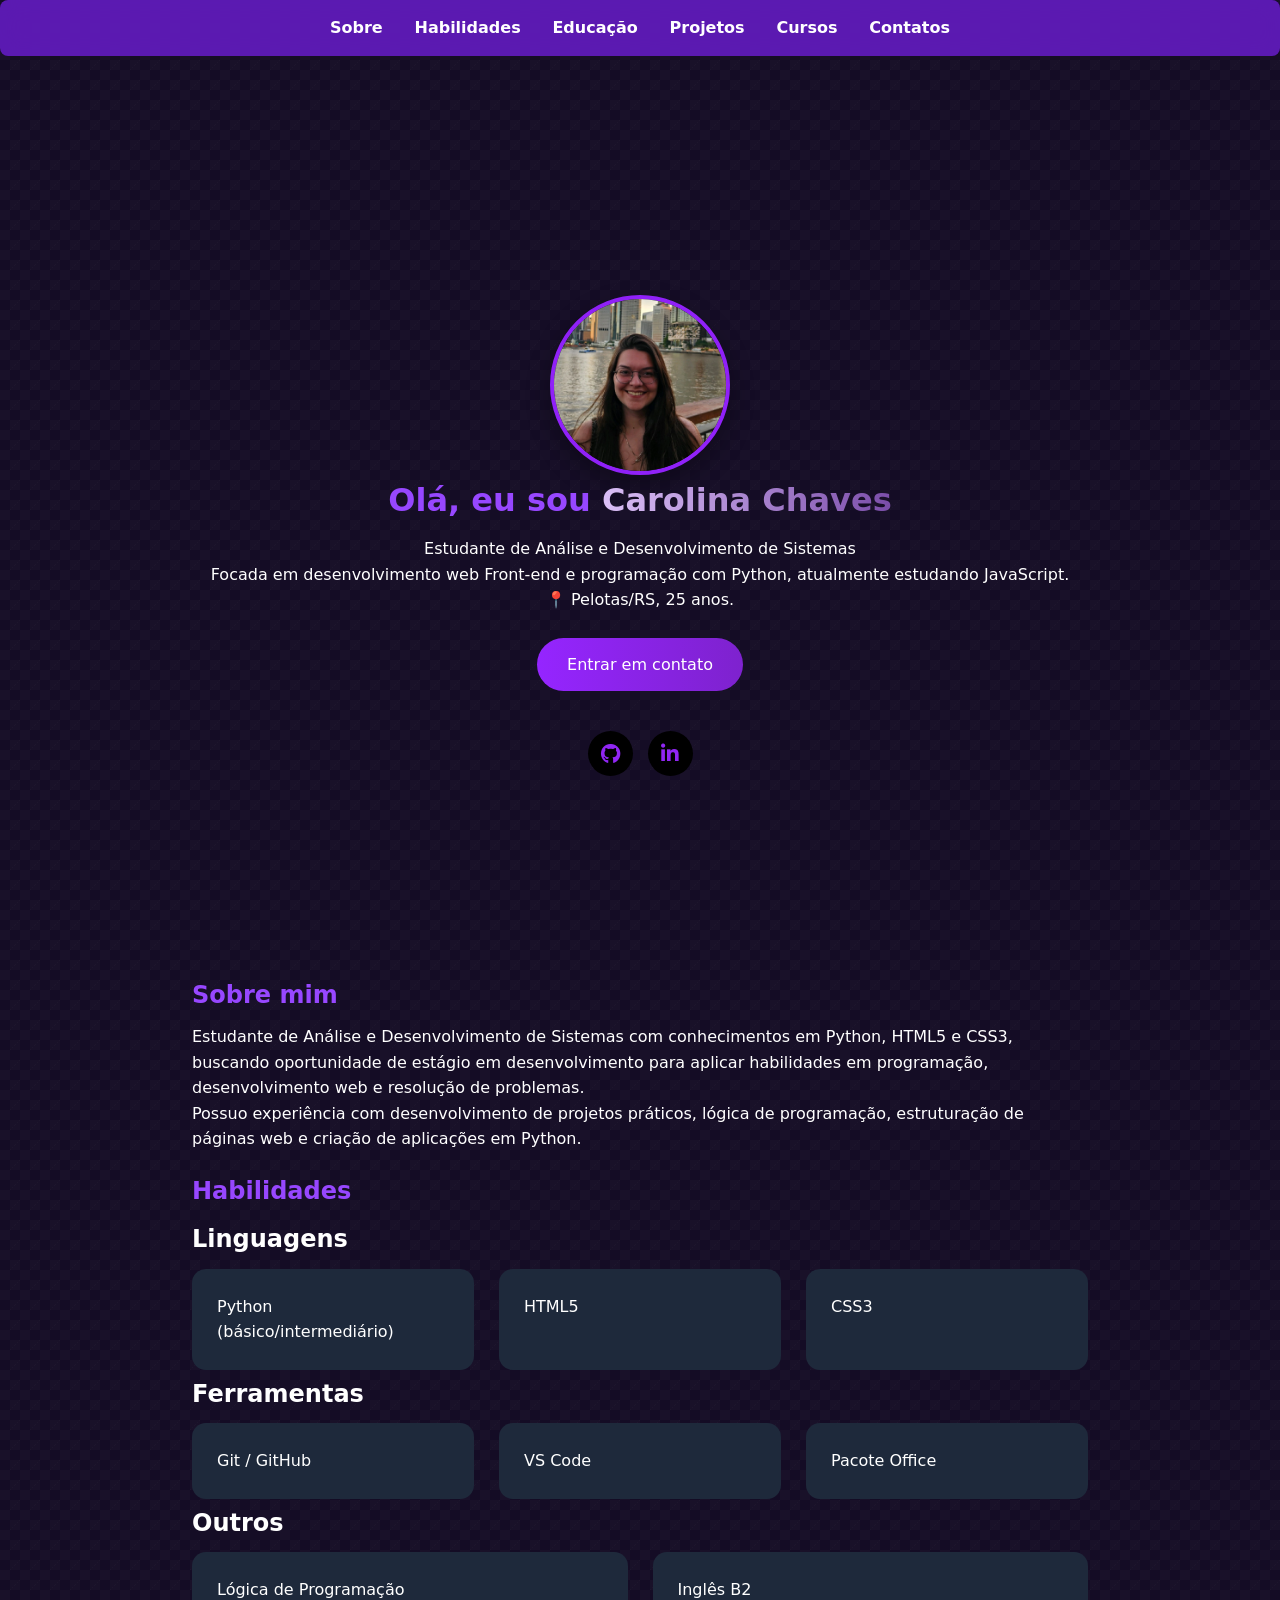
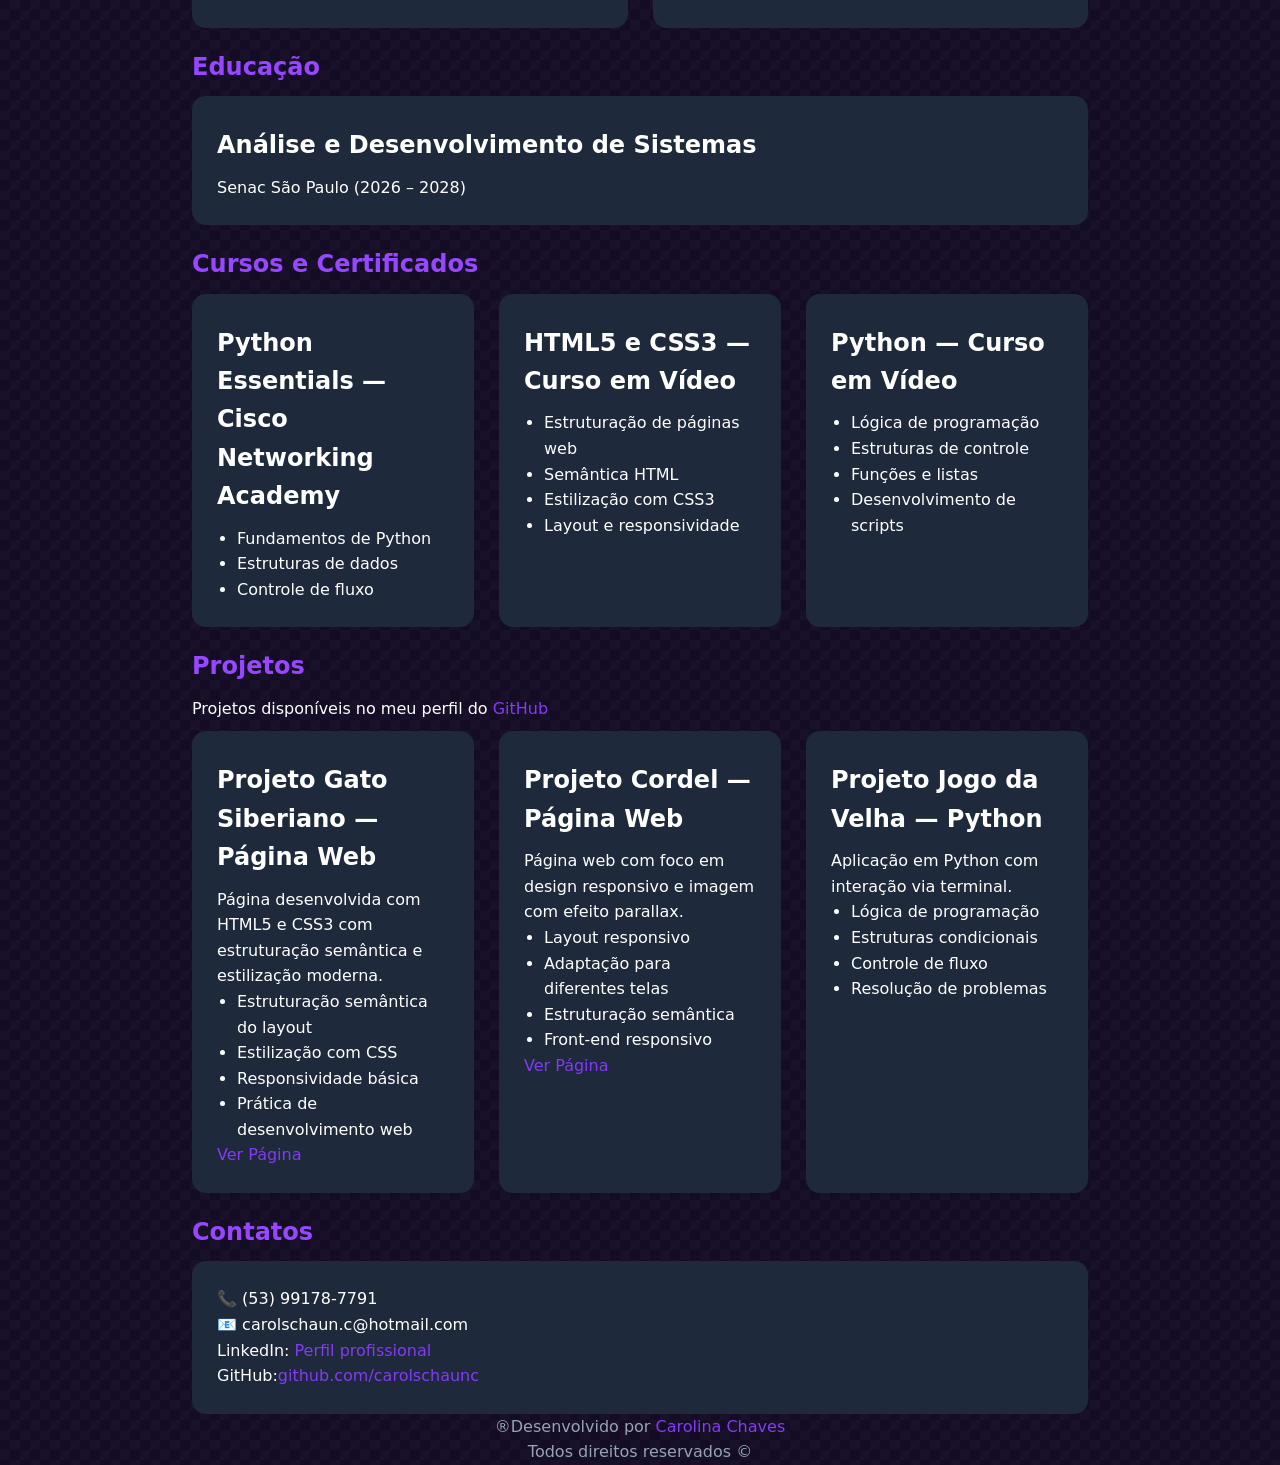
<file: index.html>
<!DOCTYPE html>
<html lang="pt-br">
<head>
              <meta charset="UTF-8">
              <meta name="viewport" content="width=device-width, initial-scale=1.0">
              <link rel="stylesheet" href="estilo.css">
              <link rel="stylesheet" href="https://cdnjs.cloudflare.com/ajax/libs/font-awesome/6.5.0/css/all.min.css">
</head>

<body>
  <header>
  </header>

    <nav>
      <a href="#Sobre">Sobre</a>
      <a href="#Habilidades">Habilidades</a>
      <a href="#Educação">Educação</a>
      <a href="#Projetos">Projetos</a>
      <a href="#Cursos">Cursos</a>
      <a href="#Contatos">Contatos</a> 
    </nav>
  
  <section class="hero">
    <div class="perfil">
      <img src="imagens/perfil.png" alt="Foto de perfil de Carolina Chaves">
    </div>
      <h1>Olá, eu sou <span>Carolina Chaves</span></h1>     
        <p>
          Estudante de Análise e Desenvolvimento de Sistemas
        </p>
        <p>
          Focada em desenvolvimento web Front-end e programação com Python, atualmente estudando JavaScript.
        </p>
        <p>
          📍 Pelotas/RS, 25 anos.
        </p>
                             
      <a href="https://wa.me/555391787791" target="_blank" class="btn-contato">Entrar em contato</a>

    <div class="social-icons">
      <a href="https://github.com/carolschaunc" target="_blank" class="icon">
        <i class="fab fa-github"></i> </a>
      <a href="https://www.linkedin.com/in/carolina-chaves-a1057b3b3/" target="_blank" class="icon">
        <i class="fab fa-linkedin-in"></i> </a>
    </div>
  </section>

  <section id="Sobre">
    <h1>Sobre mim</h1>
      <p>
        Estudante de Análise e Desenvolvimento de Sistemas com conhecimentos em Python, HTML5 e CSS3,
        buscando oportunidade de estágio em desenvolvimento para aplicar habilidades em programação,
        desenvolvimento web e resolução de problemas. 
      </p>
      <p>
        Possuo experiência com desenvolvimento de projetos práticos, lógica de programação,
        estruturação de páginas web e criação de aplicações em Python.
      </p>
  </section>

  <section id="Habilidades">

    <h1>Habilidades</h1>

      <h2>Linguagens</h2>
        <div class="grid">
          <div class="card">Python (básico/intermediário)</div>
          <div class="card">HTML5</div>
          <div class="card">CSS3</div>
        </div>

      <h2>Ferramentas</h2>
        <div class="grid">
          <div class="card">Git / GitHub</div>
          <div class="card">VS Code</div>
          <div class="card">Pacote Office</div>
        </div>

      <h2>Outros</h2>
        <div class="grid">
          <div class="card">Lógica de Programação</div>
          <div class="card">Inglês B2</div>
        </div>
  </section>

  <section id="Educação">
    <h1>Educação</h1>
      <div class="card">
        <h2>Análise e Desenvolvimento de Sistemas</h2>
          <p>
            Senac São Paulo (2026 – 2028)
          </p>

  </section>

  <section id="Cursos">
    <h1>Cursos e Certificados</h1>
      <div class="grid">
        <div class="card">
          <h2>Python Essentials — Cisco Networking Academy</h2>
            <ul>
              <li>Fundamentos de Python</li>
              <li>Estruturas de dados</li>
              <li>Controle de fluxo</li>
            </ul>
        </div>

        <div class="card">
          <h2>HTML5 e CSS3 — Curso em Vídeo</h2>
            <ul>
              <li>Estruturação de páginas web</li>
              <li>Semântica HTML</li>
              <li>Estilização com CSS3</li>
              <li>Layout e responsividade</li>
            </ul>
        </div>

        <div class="card">
          <h2>Python — Curso em Vídeo</h2>
            <ul>
              <li>Lógica de programação</li>
              <li>Estruturas de controle</li>
              <li>Funções e listas</li>
              <li>Desenvolvimento de scripts</li>
            </ul>
        </div>
  </section>

  <section id="Projetos">
    <h1>Projetos</h1>
      <p>Projetos disponíveis no meu perfil do <a href="https://github.com/carolschaunc" target="_blank">GitHub</a></p>

      <div class="grid">
        <div class="card">
          <h2>Projeto Gato Siberiano — Página Web</h2>
            <p>Página desenvolvida com HTML5 e CSS3 com estruturação semântica e estilização moderna.</p>
              <ul>
                <li>Estruturação semântica do layout</li>
                <li>Estilização com CSS</li>
                <li>Responsividade básica</li>
                <li>Prática de desenvolvimento web</li>
              </ul>
                <a href="https://carolschaunc.github.io/Projeto-gato-siberiano/" target="_blank" class="btn pagina"> Ver Página </a>
        </div>

        <div class="card">
          <h2>Projeto Cordel — Página Web</h2>
            <p>Página web com foco em design responsivo e imagem com efeito parallax.</p>
              <ul>
                <li>Layout responsivo</li>
                <li>Adaptação para diferentes telas</li>
                <li>Estruturação semântica</li>
                <li>Front-end responsivo</li>
              </ul>
                <a href="https://carolschaunc.github.io/Projeto-cordel/" target="_blank" class="btn pagina"> Ver Página</a>
        </div>

        <div class="card">
          <h2>Projeto Jogo da Velha — Python</h2>
            <p>Aplicação em Python com interação via terminal.</p>
              <ul>
                <li>Lógica de programação</li>
                <li>Estruturas condicionais</li>
                <li>Controle de fluxo</li>
                <li>Resolução de problemas</li>
              </ul>
        </div>
  </section>

  <section id="Contatos">
    <h1>Contatos</h1>
      <div class="card">
        <p>📞 (53) 99178-7791</p>
        <p>📧 carolschaun.c@hotmail.com</p>
        <p>LinkedIn:<a href="https://www.linkedin.com/in/carolina-chaves-a1057b3b3/" target="_blank">
        Perfil profissional </a></p>
        <p>GitHub:<a href="https://github.com/carolschaunc" target="_blank">github.com/carolschaunc </a></p>
      </div>

  <footer class="footer">
    <p>®Desenvolvido por <a href="https://www.linkedin.com/in/carolinaschaves/" target="_blank">Carolina Chaves</a></p> <p>Todos direitos reservados ©</p>
  </footer>

</body>
</html>
</file>
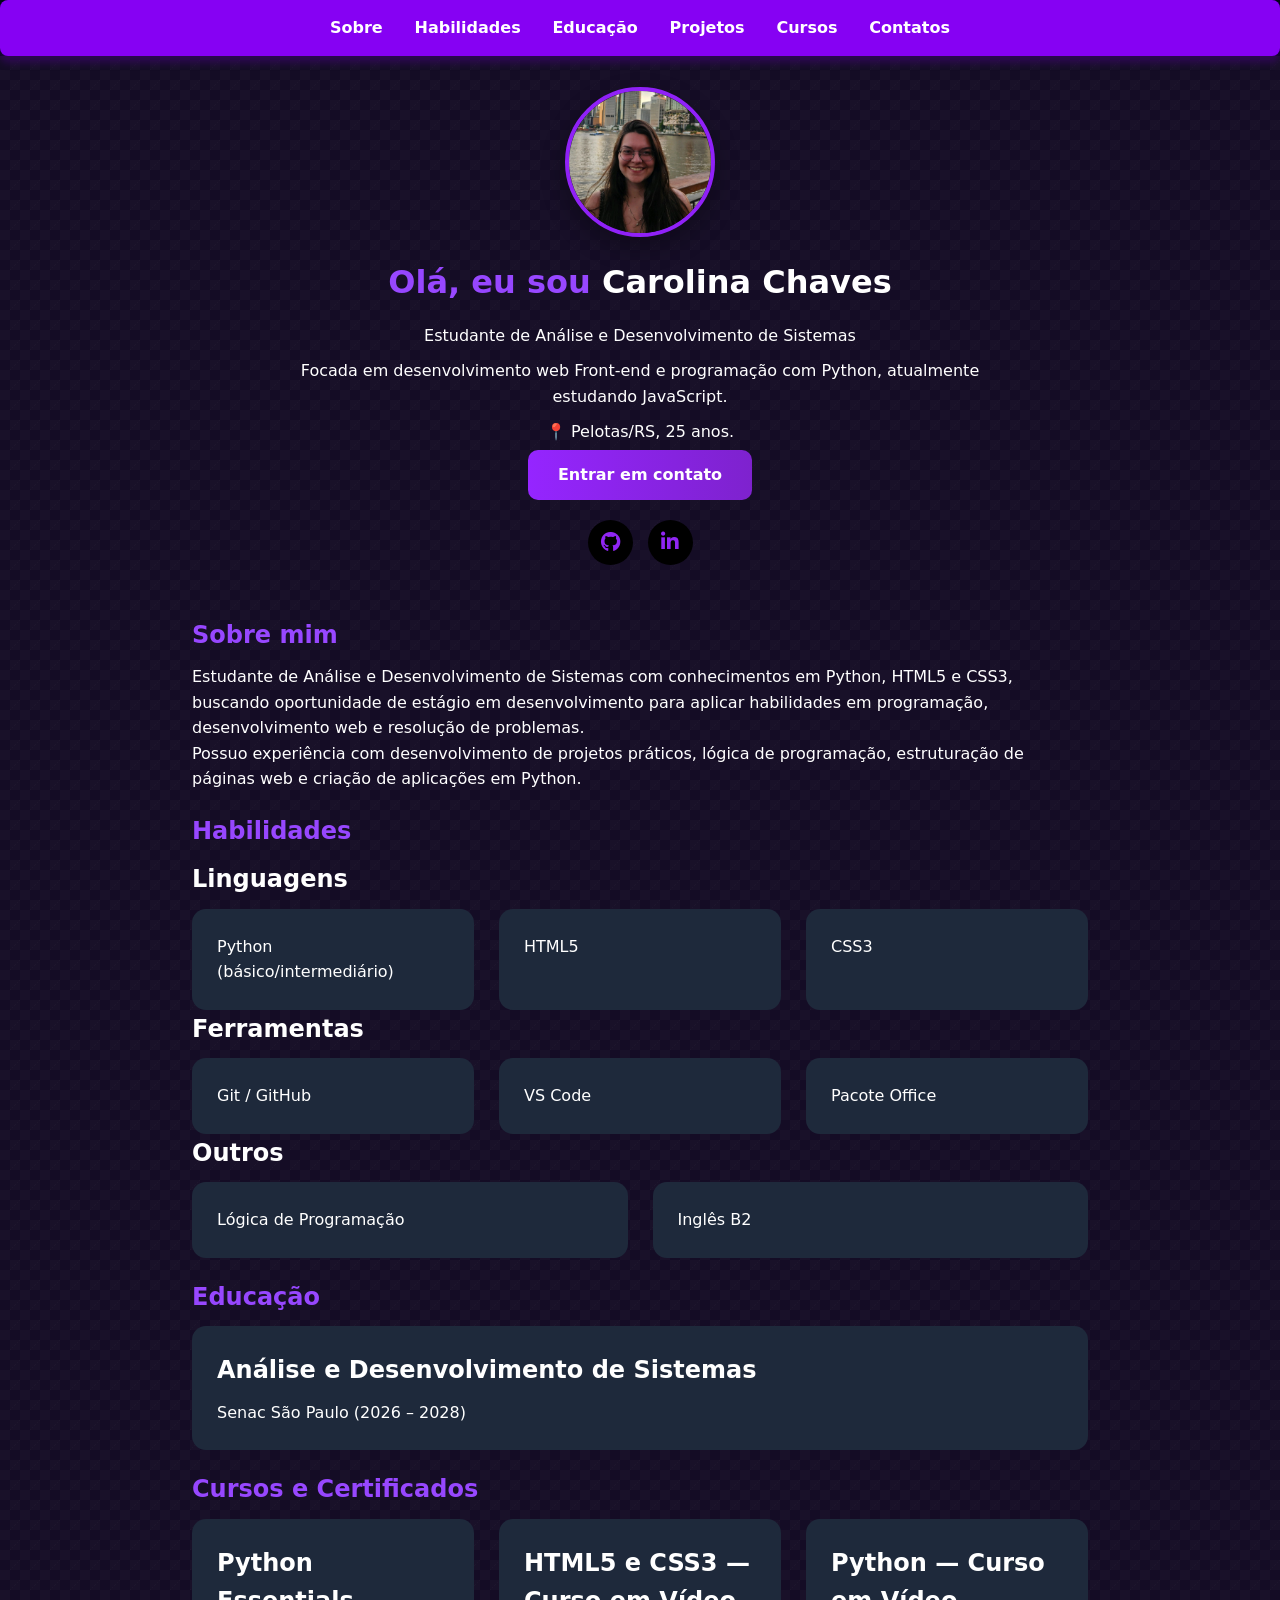
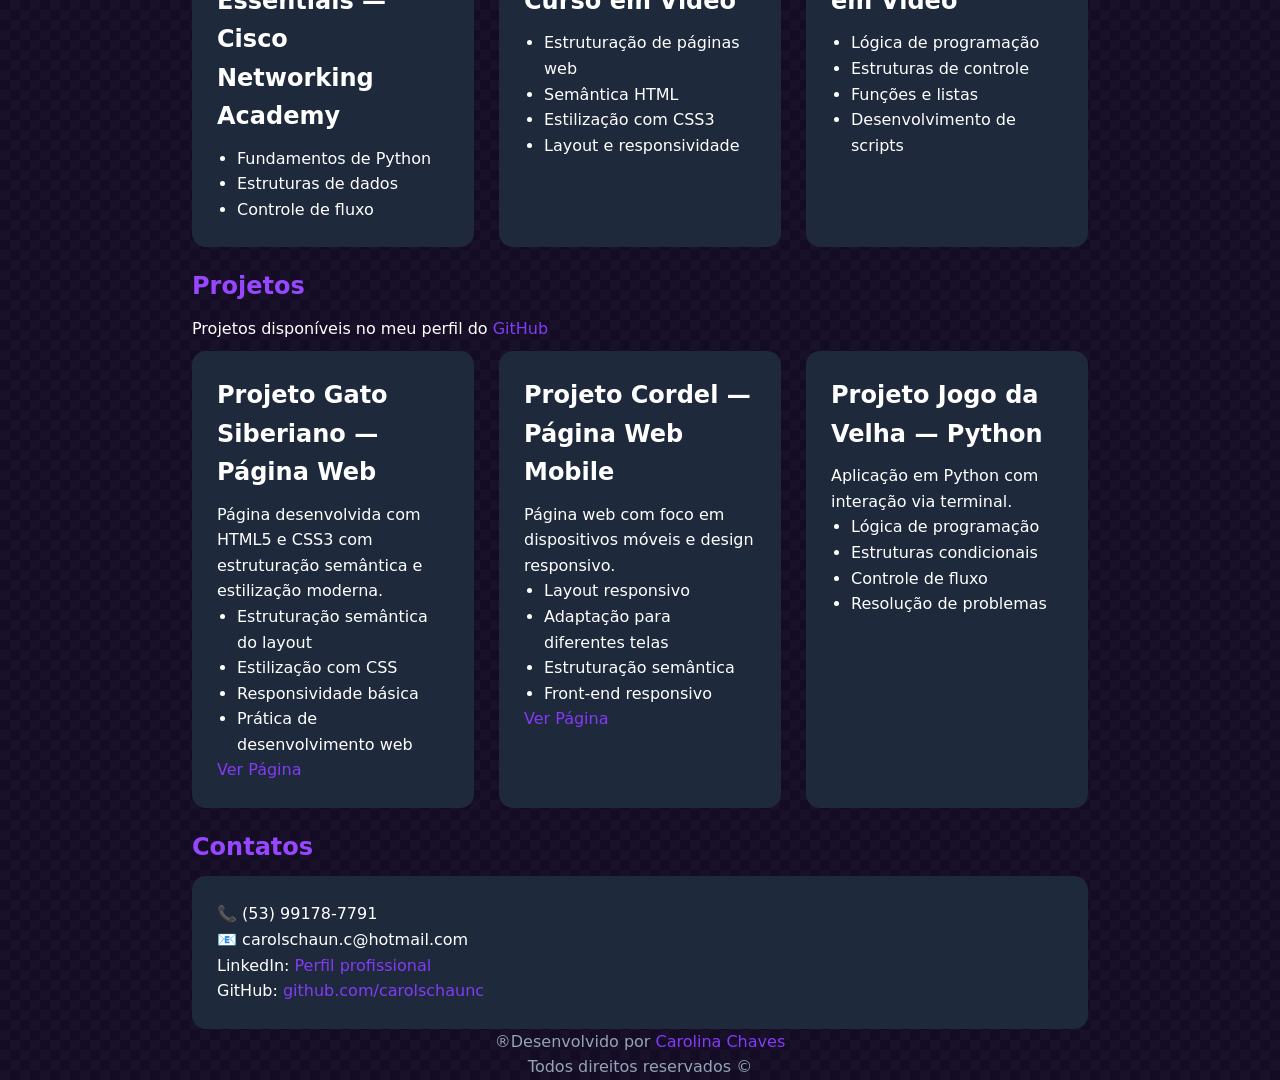
<file: curriculo.html>
<!DOCTYPE html>
<html lang="pt-br">
<head>
              <meta charset="UTF-8">
              <meta name="viewport" content="width=device-width, initial-scale=1.0">
              <link rel="stylesheet" href="style.css">
              <link rel="stylesheet" href="https://cdnjs.cloudflare.com/ajax/libs/font-awesome/6.5.0/css/all.min.css">
</head>
<body>

<header>

 <nav>
              <a href="#Sobre">Sobre</a>
              <a href="#Habilidades">Habilidades</a>
              <a href="#Educação">Educação</a>
              <a href="#Projetos">Projetos</a>
              <a href="#Cursos">Cursos</a>
              <a href="#Contatos">Contatos</a> 

</nav>
</header>

<section class="hero">
<div class="perfil">
              <img src="imagens/perfil.png" alt="Foto de perfil de Carolina Chaves">
</div>
              <h1>Olá, eu sou <span>Carolina Chaves</span></h1>
              <p>Estudante de Análise e Desenvolvimento de Sistemas</p>
              <p>Focada em desenvolvimento web Front-end e programação com Python, atualmente estudando JavaScript.</p>
              <p>📍 Pelotas/RS, 25 anos.</p>
                            
              <a href="https://wa.me/555391787791" target="_blank" class="btn-contato">Entrar em contato</a>

<div class="social-icons">
              <a href="https://github.com/carolschaunc" target="_blank" class="icon">
              <i class="fab fa-github"></i> </a>
              <a href="https://www.linkedin.com/in/carolina-chaves-a1057b3b3/" target="_blank" class="icon">
              <i class="fab fa-linkedin-in"></i>
  </a>
</div>

</section>


<section id="Sobre">
              <h1>Sobre mim</h1>

              <p>
              Estudante de Análise e Desenvolvimento de Sistemas com conhecimentos em Python, HTML5 e CSS3,
              buscando oportunidade de estágio em desenvolvimento para aplicar habilidades em programação,
              desenvolvimento web e resolução de problemas.
              </p>

              <p>
              Possuo experiência com desenvolvimento de projetos práticos, lógica de programação,
              estruturação de páginas web e criação de aplicações em Python.
              </p>
</section>

<section id="Habilidades">
<h1>Habilidades</h1>

              <h2>Linguagens</h2>
              <div class="grid">
              <div class="card">Python (básico/intermediário)</div>
              <div class="card">HTML5</div>
              <div class="card">CSS3</div>
</div>

              <h2>Ferramentas</h2>
              <div class="grid">
              <div class="card">Git / GitHub</div>
              <div class="card">VS Code</div>
              <div class="card">Pacote Office</div>
</div>

              <h2>Outros</h2>
              <div class="grid">
              <div class="card">Lógica de Programação</div>
              <div class="card">Inglês B2</div>
</div>
</section>

<section id="Educação">
              <h1>Educação</h1>
<div class="card">
              <h2>Análise e Desenvolvimento de Sistemas</h2>
              <p>Senac São Paulo (2026 – 2028)</p>

</section>

<section id="Cursos">
              <h1>Cursos e Certificados</h1>

<div class="grid">

<div class="card">
              <h2>Python Essentials — Cisco Networking Academy</h2>
              <ul>
              <li>Fundamentos de Python</li>
              <li>Estruturas de dados</li>
              <li>Controle de fluxo</li>
              </ul>
</div>

<div class="card">
              <h2>HTML5 e CSS3 — Curso em Vídeo</h2>
              <ul>
              <li>Estruturação de páginas web</li>
              <li>Semântica HTML</li>
              <li>Estilização com CSS3</li>
              <li>Layout e responsividade</li>
              </ul>
</div>

<div class="card">
              <h2>Python — Curso em Vídeo</h2>
              <ul>
              <li>Lógica de programação</li>
              <li>Estruturas de controle</li>
              <li>Funções e listas</li>
              <li>Desenvolvimento de scripts</li>
              </ul>
</div>
</section>

<section id="Projetos">
              <h1>Projetos</h1>
              <p>Projetos disponíveis no meu perfil do <a href="https://github.com/carolschaunc" target="_blank">GitHub</a></p>

<div class="grid">
<div class="card">
              <h2>Projeto Gato Siberiano — Página Web</h2>
              <p>Página desenvolvida com HTML5 e CSS3 com estruturação semântica e estilização moderna.</p>
              <ul>
              <li>Estruturação semântica do layout</li>
              <li>Estilização com CSS</li>
              <li>Responsividade básica</li>
              <li>Prática de desenvolvimento web</li>
              </ul>
              
              <a href="https://carolschaunc.github.io/Projeto-gato-siberiano/" target="_blank" class="btn pagina"> Ver Página </a>
</div>

<div class="card">
              <h2>Projeto Cordel — Página Web Mobile</h2>
              <p>Página web com foco em dispositivos móveis e design responsivo.</p>
              <ul>
              <li>Layout responsivo</li>
              <li>Adaptação para diferentes telas</li>
              <li>Estruturação semântica</li>
              <li>Front-end responsivo</li>
              </ul>
                <a href="https://carolschaunc.github.io/Projeto-cordel/" target="_blank" class="btn pagina"> Ver Página</a>
  </div>

<div class="card">
              <h2>Projeto Jogo da Velha — Python</h2>
              <p>Aplicação em Python com interação via terminal.</p>
              <ul>
              <li>Lógica de programação</li>
              <li>Estruturas condicionais</li>
              <li>Controle de fluxo</li>
              <li>Resolução de problemas</li>
              </ul>
</div>
</section>

<section id="Contatos">

              <h1>Contatos</h1>
<div class="card">
              <p>📞 (53) 99178-7791</p>
              <p>📧 carolschaun.c@hotmail.com</p>

              <p>
              LinkedIn:
              <a href="https://www.linkedin.com/in/carolina-chaves-a1057b3b3/" target="_blank">
              Perfil profissional </a>
              </p>

              <p>
              GitHub:
              <a href="https://github.com/carolschaunc" target="_blank">
              github.com/carolschaunc </a>
              </p>
</div>


<footer class="footer">
  <p>®Desenvolvido por 
    <a href="https://www.linkedin.com/in/carolinaschaves/" target="_blank">Carolina Chaves</a></p>
  <p>Todos direitos reservados ©</p>
</footer>

</body>
</html>
</file>
<file: estilo.css>
@charset "UTF-8";

/*GERAL*/
*{
  margin:0;
  padding:0;
  box-sizing:border-box;
}

/* BODY */
body{
  font-family: system-ui, -apple-system, sans-serif;
  color:#ffffff;
  line-height:1.6;
  margin: 0;
  background-color: #140c25; 
  background-image:
    linear-gradient(45deg, rgba(255,255,255,0.02) 25%, transparent 25%),
    linear-gradient(-45deg, rgba(255,255,255,0.02) 25%, transparent 25%),
    linear-gradient(45deg, transparent 75%, rgba(255,255,255,0.02) 75%),
    linear-gradient(-45deg, transparent 75%, rgba(255,255,255,0.02) 75%);
  background-size: 20px 20px; 
  background-position: 0 0, 0 10px, 10px -10px, -10px 0px;
  color: white;
}

/* HEADER */
header{
  position: fixed;
  width: 100%;
  top: 0;
  left: 0;
  width: 100%;
  z-index: 1000;
}


/* NAV*/
nav{
  background: rgba(117, 31, 230, 0.726);
  backdrop-filter: blur(12px);
  border:none;
  color:white;
  border-radius:8px;
  cursor:pointer;
  top: 0px;
  width:100%;
  padding:5px 25%;
  display:flex;
  justify-content:space-between;
  align-items:center;
  z-index:1000;
}

nav a{
  text-decoration: none;
  padding: 10px;
  color: rgb(255, 255, 255); 
  font-weight: bolder;
  border-radius: 5px;
  transition-duration: 1s;
}

nav a:hover{
  color:rgb(96, 4, 172);
  background-color: #ffffff;
}

/* HERO */
.hero{
   min-height: 100vh;
  display: flex;
  flex-direction: column;
  justify-content: center;
  align-items: center;
  text-align: center;
  padding: 120px 20px 60px 20px;
}

.hero h1{
  font-size:2rem;
}

.hero span{
  color:#ffffff;
}

h1 span {
  background: linear-gradient(90deg, #dbbff7, #bd77ff9a);
  -webkit-background-clip: text;
  -webkit-text-fill-color: transparent;
}

.hero p{
  color: #ffffff;
  font-size: 1rem;
}

/* FOTO PERFIL*/
.perfil {
  display: flex;
  justify-content: center;
}

.perfil img {
  width: 180px;
  height: 180px;
  border-radius: 50%; 
  object-fit: cover;  
  border: 4px solid #9021f8; 
  box-shadow: 0 10px 25px rgba(0, 0, 0, 0.3);
  transition: 0.3s;
}

.perfil img:hover {
  transform: scale(1.05);
}


/* botão contato */
.btn-contato {
  display: inline-block;
  padding: 14px 30px;
  background: linear-gradient(90deg, #9525ff, #7e22ce);
  color: white;
  border-radius: 50px;
  border: none;.
  text-decoration: none;
  font-weight: 500;
  transition: 0.3s;
   margin-top: 25px;
}

.btn-contato:hover {
  transform: scale(1.05);
}

/*  ICONES SOCIAIS */
.social-icons {
  display: flex;
  gap: 15px;
  justify-content: center;
  margin-top: 40px;
  margin-bottom: 10;
}

.icon {
  background: #000;
  color: #9026f3;
  width: 45px;
  height: 45px;
  border-radius: 50%;
  display: flex;
  align-items: center;
  justify-content: center;
  font-size: 20px;
  text-decoration: none;
  transition: 0.3s;
}

.icon:hover {
  background: #9729ff;
  color: white;
  transform: scale(1.1);
}


/* SEÇÃO */
section{
  padding:20px 15%;
  padding-bottom: 0%;
}

/* TITULOS */
h1,h2,h3{
  margin-bottom:10px;
}

h1{
  color: #9747ff;
}

h2{
  font-size:2rem;
  color:white;
}

/* GRID */
.grid{
  display:grid;
  grid-template-columns:repeat(auto-fit,minmax(250px,1fr));
  gap:25px;
  margin-top:10px;
}

/*  CARD */
.card{
  background:#1e293b;
  padding:25px;
  border-radius:14px;
  transition:.3s;
}

.card ul {
  padding-left: 20px; 
}

.card:hover{
  transform:translateY(-8px);
  box-shadow:0 0 15px #8003d3;
}

/* LINKS  */
a{
  color:#833bf6;
  text-decoration: none;
}

a:hover{
  opacity:.8;
}

/* SKILLS SUBTITULOS */
#Habilidades h2{
  margin-top:5px;
  color:#ffffff;
  font-size:1.5rem;
}

#Educação h2{
  margin-top:5px;
  color:#ffffff;
  font-size:1.5rem;
}

#Cursos h2{
  margin-top:5px;
  color:#ffffff;
  font-size:1.5rem;
}

#Projetos h2{
  margin-top:5px;
  color:#ffffff;
  font-size:1.5rem;
}

/* FOOTER  */
footer{
  text-align:center;
  padding:20px, 0;
  color:#94a3b8;
  width: 100%;
}

.footer a{
  text-decoration: none;
}

.footer a:hover {
  text-decoration:none;
}

/*  SCROLL SUAVE */
html{
  scroll-behavior:smooth;
}

/* RESPONSIVO */
@media(max-width:768px){

section{
  padding:60px 7%;
}

.hero h1{
  font-size:2rem;
}

nav{
  padding:15px 7%;}
}
</file>
<file: style.css>
@charset "UTF-8";

*{
margin:0;
padding:0;
box-sizing:border-box;
}

/* ===== BODY ===== */
body{
font-family: system-ui, -apple-system, sans-serif;
color:#ffffff;
line-height:1.6;
margin: 0;
background-color: #140c25; /* base roxa escura */
background-image:
    linear-gradient(45deg, rgba(255,255,255,0.02) 25%, transparent 25%),
    linear-gradient(-45deg, rgba(255,255,255,0.02) 25%, transparent 25%),
    linear-gradient(45deg, transparent 75%, rgba(255,255,255,0.02) 75%),
    linear-gradient(-45deg, transparent 75%, rgba(255,255,255,0.02) 75%);

background-size: 20px 20px; /* menor que antes */
background-position: 0 0, 0 10px, 10px -10px, -10px 0px;
color: white;
}


header{
  padding:0px;
  background:#020617;
  text-align: center;
}


/* ===== NAVBAR ===== */
nav{
  background:#8601f3;
  border:none;
  color:white;
  border-radius:8px;
  cursor:pointer;
  box-shadow: 0px 7px 7px rgba(75, 0, 136, 0.418);
  top: 0px;
  width:100%;
  padding:5px 25%;
  display:flex;
  justify-content:space-between;
  z-index:1000;
 
}
nav a{
  text-decoration: none;
  padding: 10px;
  color: rgb(255, 255, 255); 
  font-weight: bolder;
  border-radius: 5px;
  transition-duration: 1s;
}

nav a:hover{
color:rgb(96, 4, 172);
background-color: #ffffff;
}

/* ===== HERO ===== */
.hero{
height:60vh;
display:flex;
flex-direction:column;
justify-content:center;
align-items:center;
text-align:center;
padding-top:0px;
padding-bottom: 0px;
}

.hero h1{
font-size:2rem;
}

.hero span{
color:#ffffff;
}

.hero p{
margin:5px 8%;
color: #ffffff;
font-size: 1rem;
}

/* ===== FOTO PERFIL ===== */
.perfil {
  display: flex;
  justify-content: center;
  margin-bottom: 20px;
}

.perfil img {
  width: 150px;
  height: 150px;
  border-radius: 50%; 
  object-fit: cover;  
  border: 4px solid #9021f8; 
  box-shadow: 0 10px 25px rgba(0, 0, 0, 0.3);
}

/* ===== SOCIAL ICONS ===== */
.social-icons {
  display: flex;
  gap: 15px;
  justify-content: center;
  margin-top: 20px;
}

.icon {
  background: #000;
  color: #9026f3;
  width: 45px;
  height: 45px;
  border-radius: 50%;
  display: flex;
  align-items: center;
  justify-content: center;
  font-size: 20px;
  text-decoration: none;
  transition: 0.3s;
}

.icon:hover {
  background: #9729ff;
  color: white;
  transform: scale(1.1);
}

/* ===== btn-contato ===== */
.btn-contato {
  display: inline-block;
  padding: 12px 30px;
  background: linear-gradient(90deg, #9525ff, #7e22ce);
  color: white;
  border-radius: 10px;
  text-decoration: none;
  font-weight: bold;
  transition: 0.3s;
}

.btn-contato:hover {
  transform: scale(1.05);
}

/* ===== CONTAINER PADRÃO ===== */
section{
padding:20px 15%;
padding-bottom: 0%;
}

/* ===== TITULOS ===== */
h1,h2,h3{
margin-bottom:10px;
}

h1{
  color: #9747ff;
}

h2{
font-size:2rem;
color:white;
}

h2{
font-size:1.5rem;
color:white;
}

/* ===== GRID (cards automáticos) ===== */
.grid{
display:grid;
grid-template-columns:repeat(auto-fit,minmax(250px,1fr));
gap:25px;
margin-top:10px;
}

/* ===== CARD ===== */
.card{
background:#1e293b;
padding:25px;
border-radius:14px;
transition:.3s;
}

.card ul {
  padding-left: 20px; 
}

.card:hover{
transform:translateY(-8px);
box-shadow:0 0 15px #8003d3;
}

/* ===== LINKS ===== */
a{
color:#833bf6;
text-decoration: none;
}

a:hover{
opacity:.8;
}

/* ===== SKILLS SUBTITULOS ===== */
#skills h2{
margin-top:5px;
color:#ffffff;
}

/* ===== FOOTER ===== */
footer{
text-align:center;
padding:20px, 0;
color:#94a3b8;
width: 100%;
}

.footer a{
  text-decoration: none;
}

.footer a:hover {
  text-decoration:none;
}

/* ===== SCROLL SUAVE ===== */
html{
scroll-behavior:smooth;
}

/* ===== RESPONSIVO ===== */
@media(max-width:768px){

section{
padding:60px 7%;
}

.hero h1{
font-size:2rem;
}

nav{
padding:15px 7%;}
}
</file>
